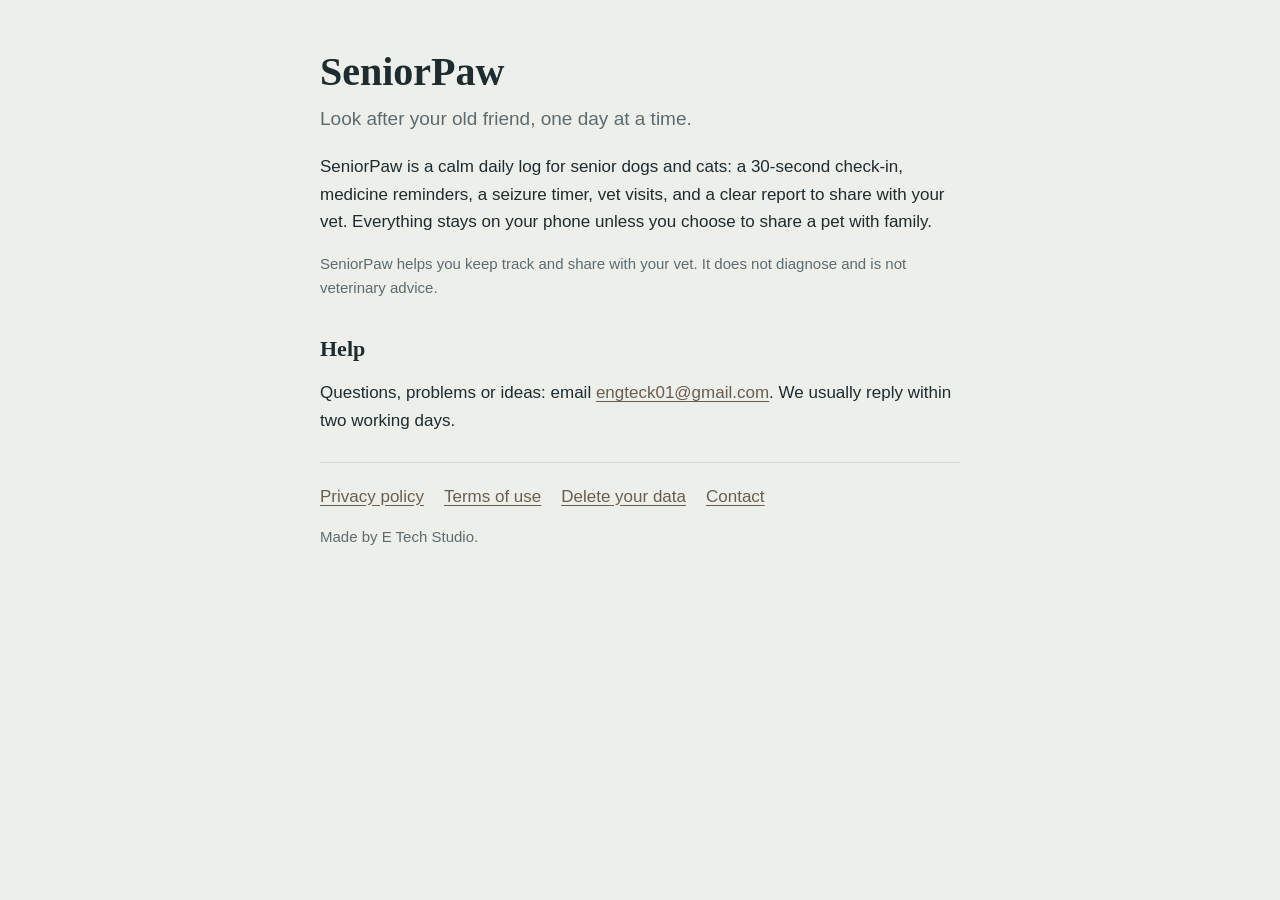
<file: index.html>
<!doctype html>
<html lang="en-GB">
<head>
  <meta charset="utf-8">
  <meta name="viewport" content="width=device-width, initial-scale=1">
  <title>SeniorPaw</title>
  <meta name="description" content="SeniorPaw: a calm daily health log for older dogs and cats.">
  <link rel="stylesheet" href="style.css">
</head>
<body>
<main>
  <h1>SeniorPaw</h1>
  <p class="lede">Look after your old friend, one day at a time.</p>
  <p>SeniorPaw is a calm daily log for senior dogs and cats: a 30-second check-in, medicine reminders, a seizure timer, vet visits, and a clear report to share with your vet. Everything stays on your phone unless you choose to share a pet with family.</p>
  <p class="muted">SeniorPaw helps you keep track and share with your vet. It does not diagnose and is not veterinary advice.</p>

  <h2>Help</h2>
  <p>Questions, problems or ideas: email <a href="mailto:engteck01@gmail.com?subject=SeniorPaw">engteck01@gmail.com</a>. We usually reply within two working days.</p>

  <nav>
    <a href="privacy/">Privacy policy</a>
    <a href="terms/">Terms of use</a>
    <a href="delete/">Delete your data</a>
    <a href="mailto:engteck01@gmail.com?subject=SeniorPaw">Contact</a>
  </nav>
  <p class="muted">Made by E Tech Studio.</p>
</main>
</body>
</html>
</file>
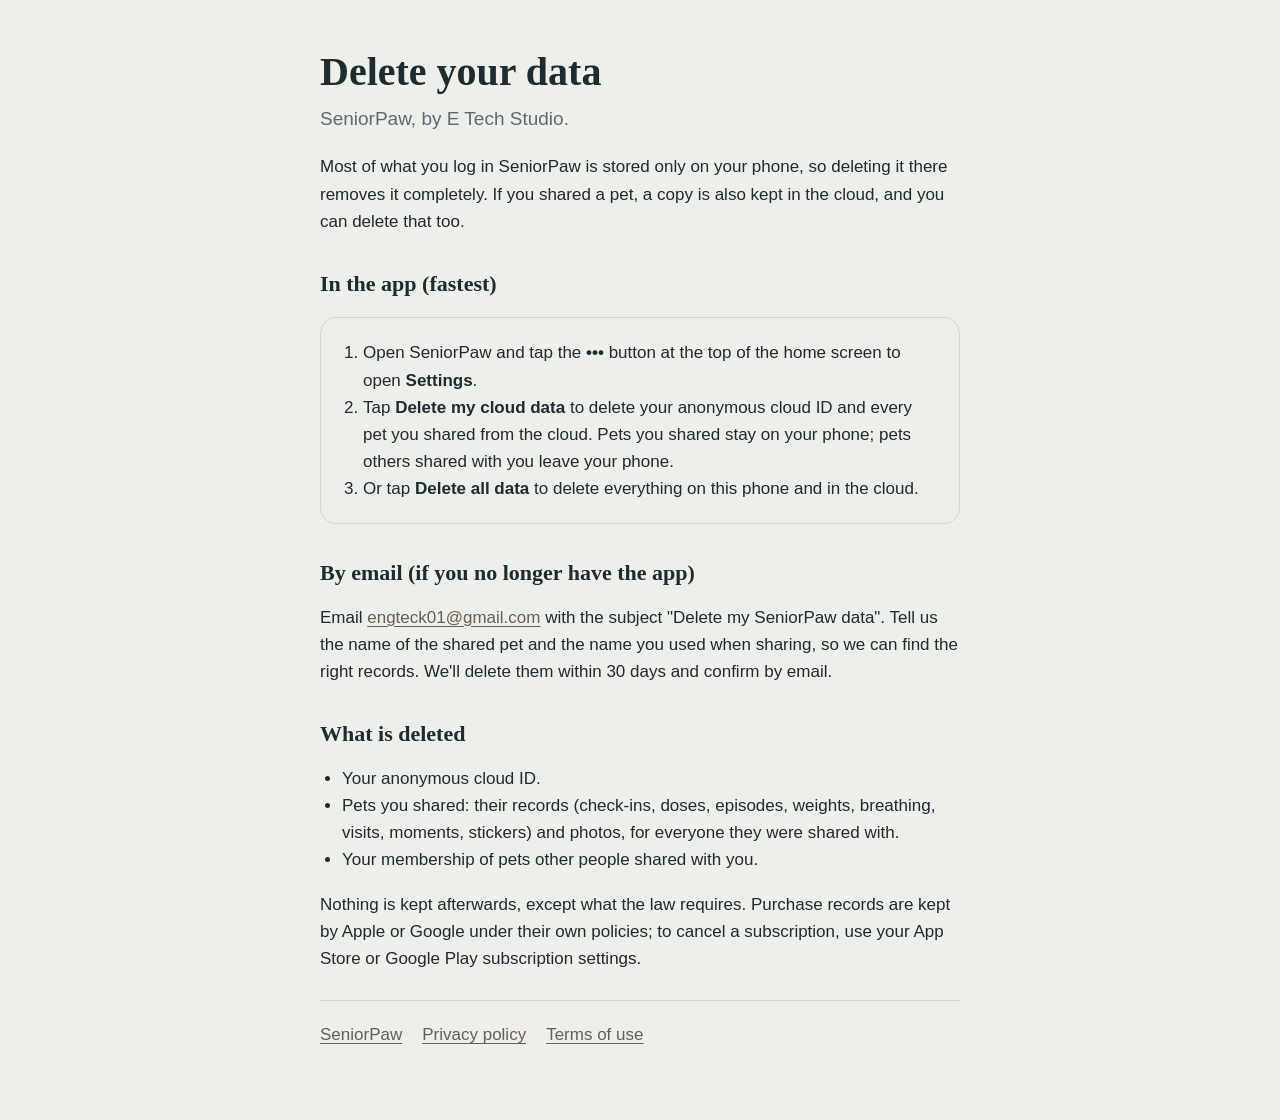
<file: delete/index.html>
<!doctype html>
<html lang="en-GB">
<head>
  <meta charset="utf-8">
  <meta name="viewport" content="width=device-width, initial-scale=1">
  <title>Delete your SeniorPaw data</title>
  <link rel="stylesheet" href="../style.css">
</head>
<body>
<main>
  <h1>Delete your data</h1>
  <p class="lede">SeniorPaw, by E Tech Studio.</p>

  <p>Most of what you log in SeniorPaw is stored only on your phone, so deleting it there removes it completely. If you shared a pet, a copy is also kept in the cloud, and you can delete that too.</p>

  <h2>In the app (fastest)</h2>
  <div class="box">
    <ol>
      <li>Open SeniorPaw and tap the <strong>•••</strong> button at the top of the home screen to open <strong>Settings</strong>.</li>
      <li>Tap <strong>Delete my cloud data</strong> to delete your anonymous cloud ID and every pet you shared from the cloud. Pets you shared stay on your phone; pets others shared with you leave your phone.</li>
      <li>Or tap <strong>Delete all data</strong> to delete everything on this phone and in the cloud.</li>
    </ol>
  </div>

  <h2>By email (if you no longer have the app)</h2>
  <p>Email <a href="mailto:engteck01@gmail.com?subject=Delete%20my%20SeniorPaw%20data">engteck01@gmail.com</a> with the subject "Delete my SeniorPaw data". Tell us the name of the shared pet and the name you used when sharing, so we can find the right records. We'll delete them within 30 days and confirm by email.</p>

  <h2>What is deleted</h2>
  <ul>
    <li>Your anonymous cloud ID.</li>
    <li>Pets you shared: their records (check-ins, doses, episodes, weights, breathing, visits, moments, stickers) and photos, for everyone they were shared with.</li>
    <li>Your membership of pets other people shared with you.</li>
  </ul>
  <p>Nothing is kept afterwards, except what the law requires. Purchase records are kept by Apple or Google under their own policies; to cancel a subscription, use your App Store or Google Play subscription settings.</p>

  <nav>
    <a href="../">SeniorPaw</a>
    <a href="../privacy/">Privacy policy</a>
    <a href="../terms/">Terms of use</a>
  </nav>
</main>
</body>
</html>
</file>
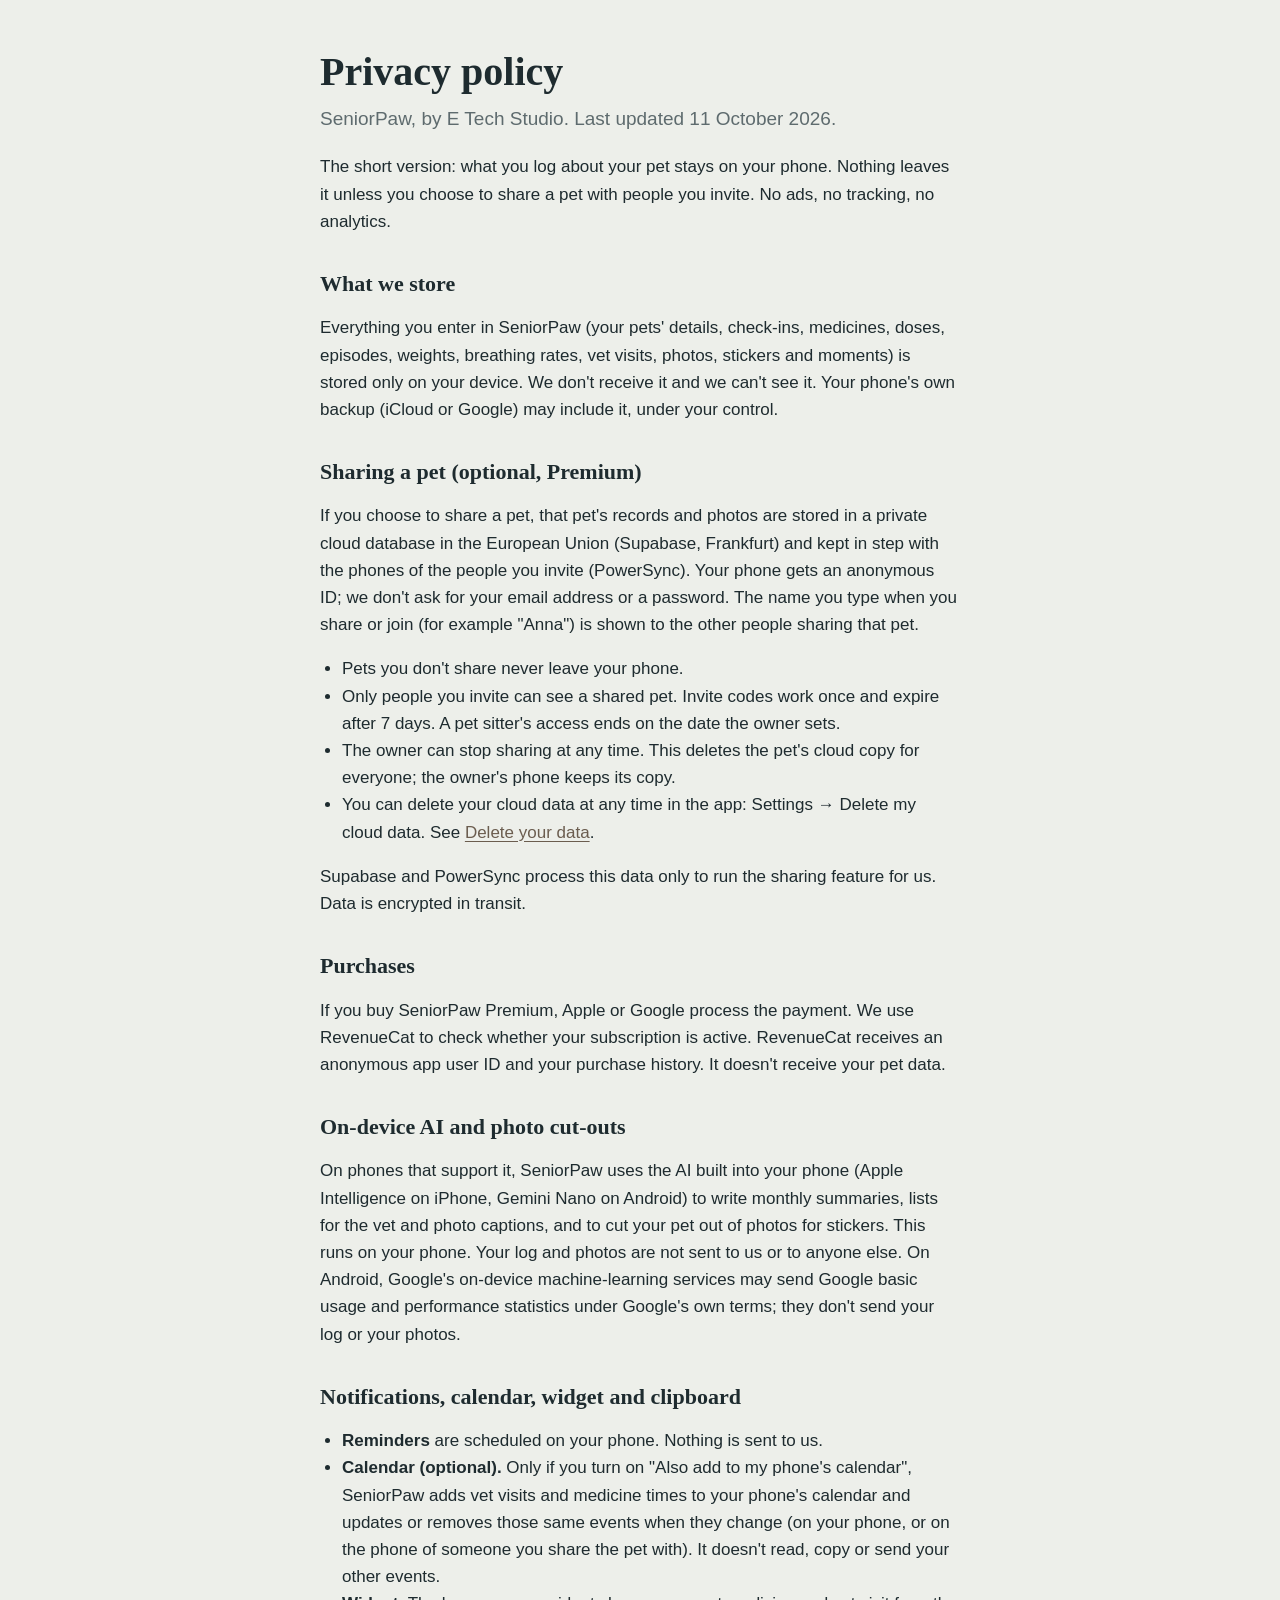
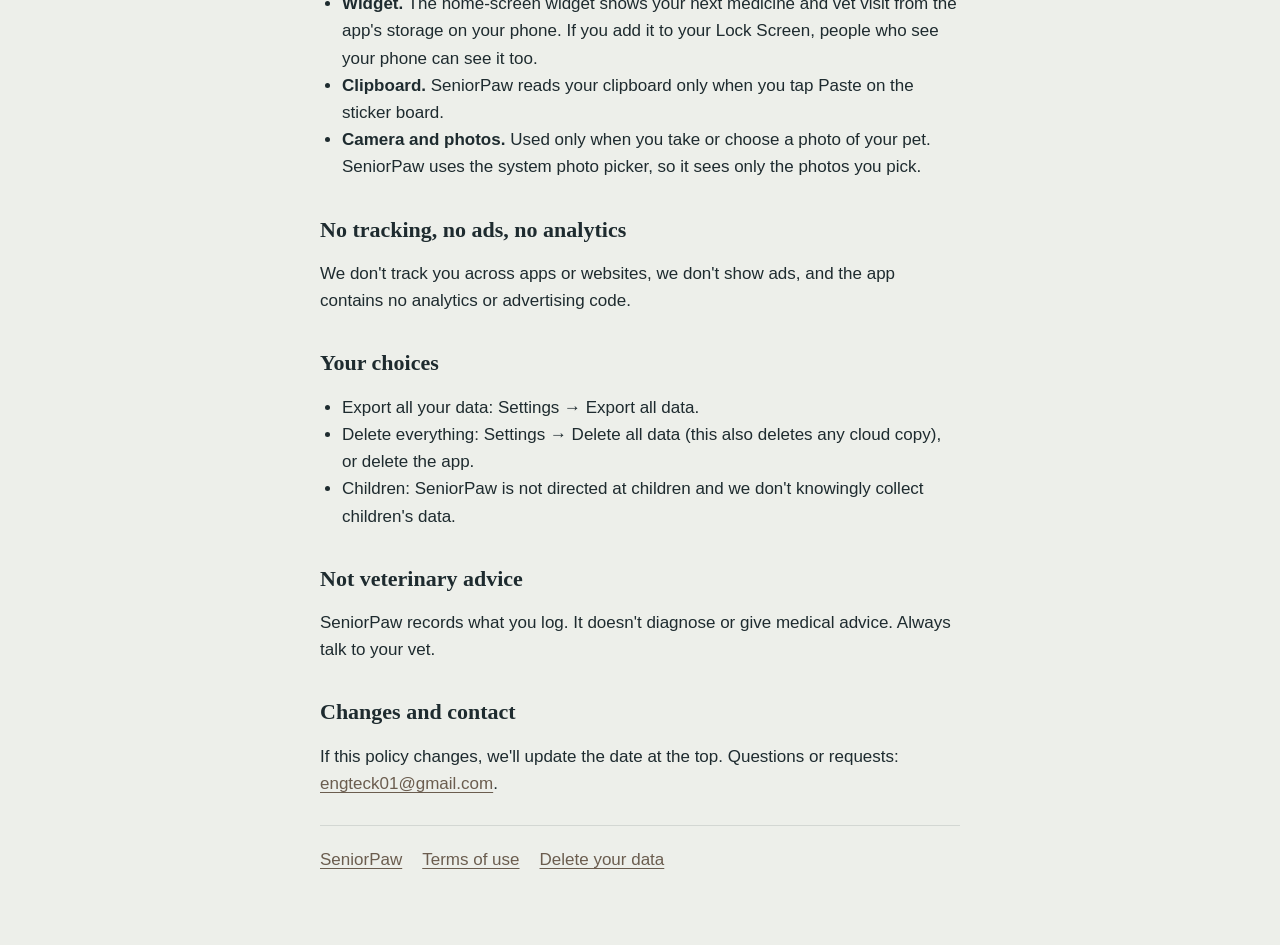
<file: privacy/index.html>
<!doctype html>
<html lang="en-GB">
<head>
  <meta charset="utf-8">
  <meta name="viewport" content="width=device-width, initial-scale=1">
  <title>SeniorPaw privacy policy</title>
  <link rel="stylesheet" href="../style.css">
</head>
<body>
<main>
  <h1>Privacy policy</h1>
  <p class="lede">SeniorPaw, by E Tech Studio. Last updated 11 October 2026.</p>

  <p>The short version: what you log about your pet stays on your phone. Nothing leaves it unless you choose to share a pet with people you invite. No ads, no tracking, no analytics.</p>

  <h2>What we store</h2>
  <p>Everything you enter in SeniorPaw (your pets' details, check-ins, medicines, doses, episodes, weights, breathing rates, vet visits, photos, stickers and moments) is stored only on your device. We don't receive it and we can't see it. Your phone's own backup (iCloud or Google) may include it, under your control.</p>

  <h2>Sharing a pet (optional, Premium)</h2>
  <p>If you choose to share a pet, that pet's records and photos are stored in a private cloud database in the European Union (Supabase, Frankfurt) and kept in step with the phones of the people you invite (PowerSync). Your phone gets an anonymous ID; we don't ask for your email address or a password. The name you type when you share or join (for example "Anna") is shown to the other people sharing that pet.</p>
  <ul>
    <li>Pets you don't share never leave your phone.</li>
    <li>Only people you invite can see a shared pet. Invite codes work once and expire after 7 days. A pet sitter's access ends on the date the owner sets.</li>
    <li>The owner can stop sharing at any time. This deletes the pet's cloud copy for everyone; the owner's phone keeps its copy.</li>
    <li>You can delete your cloud data at any time in the app: Settings → Delete my cloud data. See <a href="../delete/">Delete your data</a>.</li>
  </ul>
  <p>Supabase and PowerSync process this data only to run the sharing feature for us. Data is encrypted in transit.</p>

  <h2>Purchases</h2>
  <p>If you buy SeniorPaw Premium, Apple or Google process the payment. We use RevenueCat to check whether your subscription is active. RevenueCat receives an anonymous app user ID and your purchase history. It doesn't receive your pet data.</p>

  <h2>On-device AI and photo cut-outs</h2>
  <p>On phones that support it, SeniorPaw uses the AI built into your phone (Apple Intelligence on iPhone, Gemini Nano on Android) to write monthly summaries, lists for the vet and photo captions, and to cut your pet out of photos for stickers. This runs on your phone. Your log and photos are not sent to us or to anyone else. On Android, Google's on-device machine-learning services may send Google basic usage and performance statistics under Google's own terms; they don't send your log or your photos.</p>

  <h2>Notifications, calendar, widget and clipboard</h2>
  <ul>
    <li><strong>Reminders</strong> are scheduled on your phone. Nothing is sent to us.</li>
    <li><strong>Calendar (optional).</strong> Only if you turn on "Also add to my phone's calendar", SeniorPaw adds vet visits and medicine times to your phone's calendar and updates or removes those same events when they change (on your phone, or on the phone of someone you share the pet with). It doesn't read, copy or send your other events.</li>
    <li><strong>Widget.</strong> The home-screen widget shows your next medicine and vet visit from the app's storage on your phone. If you add it to your Lock Screen, people who see your phone can see it too.</li>
    <li><strong>Clipboard.</strong> SeniorPaw reads your clipboard only when you tap Paste on the sticker board.</li>
    <li><strong>Camera and photos.</strong> Used only when you take or choose a photo of your pet. SeniorPaw uses the system photo picker, so it sees only the photos you pick.</li>
  </ul>

  <h2>No tracking, no ads, no analytics</h2>
  <p>We don't track you across apps or websites, we don't show ads, and the app contains no analytics or advertising code.</p>

  <h2>Your choices</h2>
  <ul>
    <li>Export all your data: Settings → Export all data.</li>
    <li>Delete everything: Settings → Delete all data (this also deletes any cloud copy), or delete the app.</li>
    <li>Children: SeniorPaw is not directed at children and we don't knowingly collect children's data.</li>
  </ul>

  <h2>Not veterinary advice</h2>
  <p>SeniorPaw records what you log. It doesn't diagnose or give medical advice. Always talk to your vet.</p>

  <h2>Changes and contact</h2>
  <p>If this policy changes, we'll update the date at the top. Questions or requests: <a href="mailto:engteck01@gmail.com?subject=SeniorPaw%20privacy">engteck01@gmail.com</a>.</p>

  <nav>
    <a href="../">SeniorPaw</a>
    <a href="../terms/">Terms of use</a>
    <a href="../delete/">Delete your data</a>
  </nav>
</main>
</body>
</html>
</file>
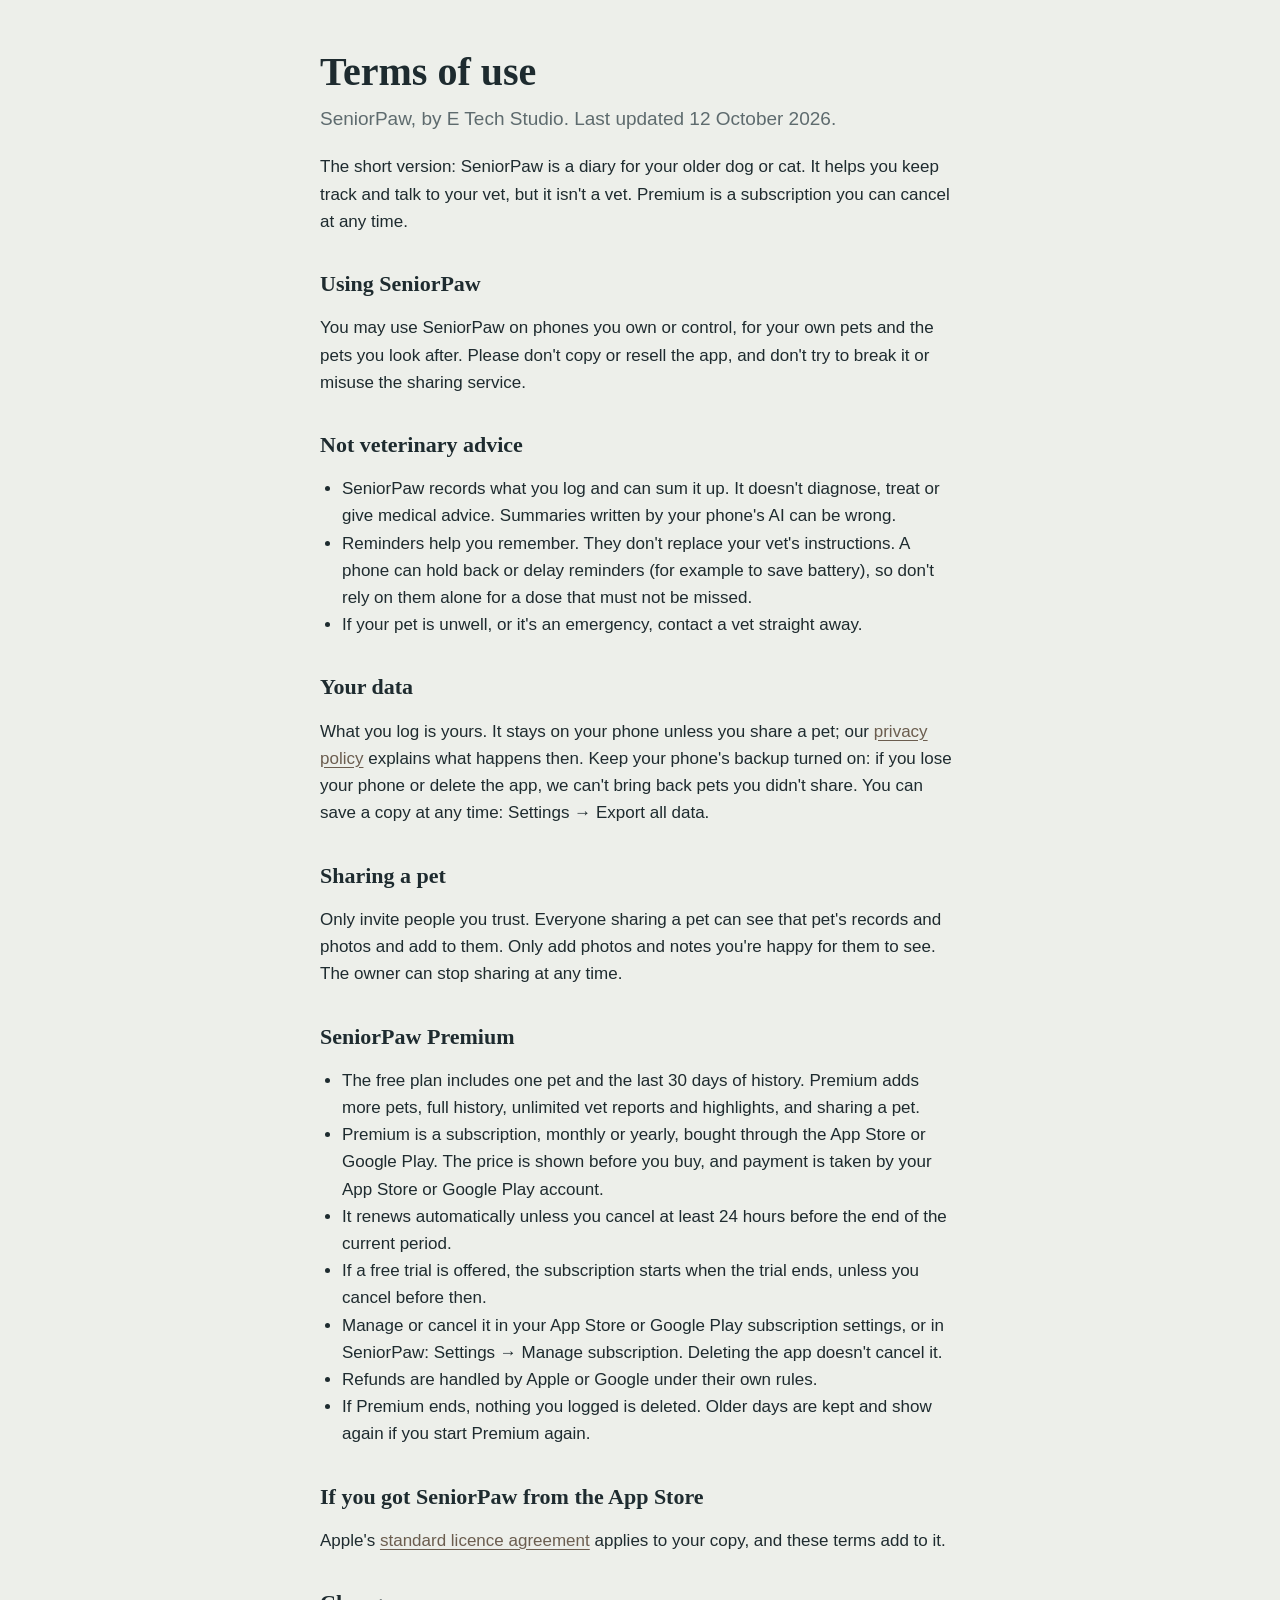
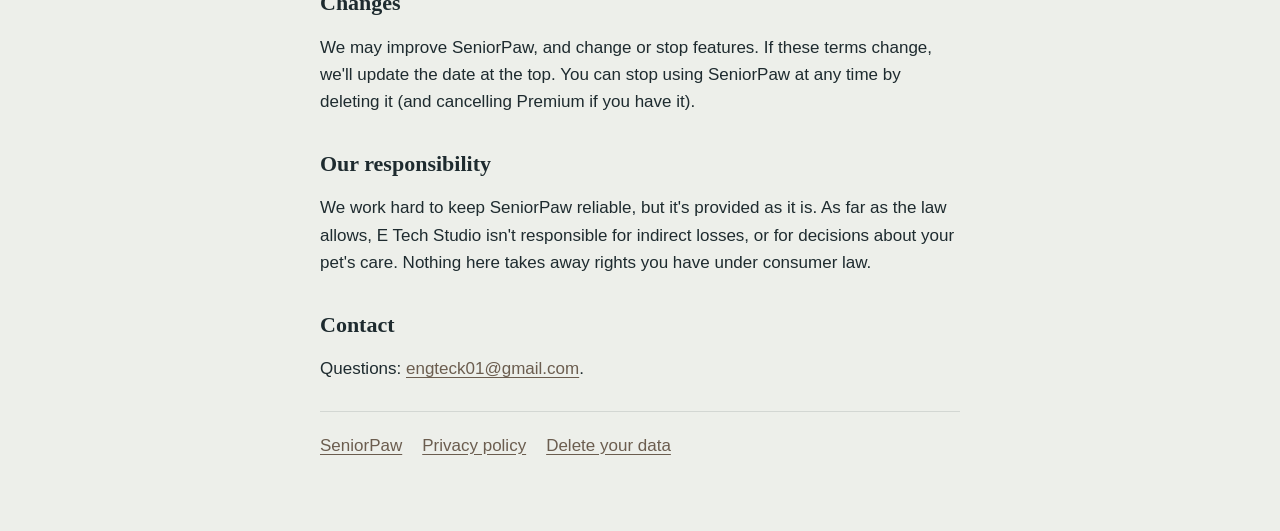
<file: terms/index.html>
<!doctype html>
<html lang="en-GB">
<head>
  <meta charset="utf-8">
  <meta name="viewport" content="width=device-width, initial-scale=1">
  <title>SeniorPaw terms of use</title>
  <link rel="stylesheet" href="../style.css">
</head>
<body>
<main>
  <h1>Terms of use</h1>
  <p class="lede">SeniorPaw, by E Tech Studio. Last updated 12 October 2026.</p>

  <p>The short version: SeniorPaw is a diary for your older dog or cat. It helps you keep track and talk to your vet, but it isn't a vet. Premium is a subscription you can cancel at any time.</p>

  <h2>Using SeniorPaw</h2>
  <p>You may use SeniorPaw on phones you own or control, for your own pets and the pets you look after. Please don't copy or resell the app, and don't try to break it or misuse the sharing service.</p>

  <h2>Not veterinary advice</h2>
  <ul>
    <li>SeniorPaw records what you log and can sum it up. It doesn't diagnose, treat or give medical advice. Summaries written by your phone's AI can be wrong.</li>
    <li>Reminders help you remember. They don't replace your vet's instructions. A phone can hold back or delay reminders (for example to save battery), so don't rely on them alone for a dose that must not be missed.</li>
    <li>If your pet is unwell, or it's an emergency, contact a vet straight away.</li>
  </ul>

  <h2>Your data</h2>
  <p>What you log is yours. It stays on your phone unless you share a pet; our <a href="../privacy/">privacy policy</a> explains what happens then. Keep your phone's backup turned on: if you lose your phone or delete the app, we can't bring back pets you didn't share. You can save a copy at any time: Settings → Export all data.</p>

  <h2>Sharing a pet</h2>
  <p>Only invite people you trust. Everyone sharing a pet can see that pet's records and photos and add to them. Only add photos and notes you're happy for them to see. The owner can stop sharing at any time.</p>

  <h2>SeniorPaw Premium</h2>
  <ul>
    <li>The free plan includes one pet and the last 30 days of history. Premium adds more pets, full history, unlimited vet reports and highlights, and sharing a pet.</li>
    <li>Premium is a subscription, monthly or yearly, bought through the App Store or Google Play. The price is shown before you buy, and payment is taken by your App Store or Google Play account.</li>
    <li>It renews automatically unless you cancel at least 24 hours before the end of the current period.</li>
    <li>If a free trial is offered, the subscription starts when the trial ends, unless you cancel before then.</li>
    <li>Manage or cancel it in your App Store or Google Play subscription settings, or in SeniorPaw: Settings → Manage subscription. Deleting the app doesn't cancel it.</li>
    <li>Refunds are handled by Apple or Google under their own rules.</li>
    <li>If Premium ends, nothing you logged is deleted. Older days are kept and show again if you start Premium again.</li>
  </ul>

  <h2>If you got SeniorPaw from the App Store</h2>
  <p>Apple's <a href="https://www.apple.com/legal/internet-services/itunes/dev/stdeula/">standard licence agreement</a> applies to your copy, and these terms add to it.</p>

  <h2>Changes</h2>
  <p>We may improve SeniorPaw, and change or stop features. If these terms change, we'll update the date at the top. You can stop using SeniorPaw at any time by deleting it (and cancelling Premium if you have it).</p>

  <h2>Our responsibility</h2>
  <p>We work hard to keep SeniorPaw reliable, but it's provided as it is. As far as the law allows, E Tech Studio isn't responsible for indirect losses, or for decisions about your pet's care. Nothing here takes away rights you have under consumer law.</p>

  <h2>Contact</h2>
  <p>Questions: <a href="mailto:engteck01@gmail.com?subject=SeniorPaw%20terms">engteck01@gmail.com</a>.</p>

  <nav>
    <a href="../">SeniorPaw</a>
    <a href="../privacy/">Privacy policy</a>
    <a href="../delete/">Delete your data</a>
  </nav>
</main>
</body>
</html>
</file>
<file: style.css>
:root {
  --mist: #edefea;
  --ink: #1e2b2f;
  --slate: #5e6b6e;
  --line: rgba(30, 43, 47, 0.12);
  --mark: #6b5d4f;
}
@media (prefers-color-scheme: dark) {
  :root {
    --mist: #1a2124;
    --ink: #e8ece6;
    --slate: #9aa5a7;
    --line: rgba(232, 236, 230, 0.14);
    --mark: #c9b8a4;
  }
}
* { box-sizing: border-box; }
body {
  margin: 0;
  background: var(--mist);
  color: var(--ink);
  font: 17px/1.6 -apple-system, BlinkMacSystemFont, "Segoe UI", Roboto, Helvetica, Arial, sans-serif;
}
main { max-width: 680px; margin: 0 auto; padding: 48px 20px 72px; }
h1, h2 { font-family: "Iowan Old Style", "Palatino Linotype", Palatino, Georgia, serif; font-weight: 600; line-height: 1.2; }
h1 { font-size: 40px; margin: 0 0 8px; }
h2 { font-size: 22px; margin: 36px 0 8px; }
p, li { color: var(--ink); }
.lede { color: var(--slate); font-size: 19px; margin-top: 0; }
.muted { color: var(--slate); font-size: 15px; }
a { color: var(--mark); text-underline-offset: 3px; }
nav { display: flex; gap: 20px; flex-wrap: wrap; margin: 28px 0 0; padding-top: 20px; border-top: 1px solid var(--line); }
ol, ul { padding-left: 22px; }
.box { border: 1px solid var(--line); border-radius: 16px; padding: 4px 20px; margin: 20px 0; }
</file>
